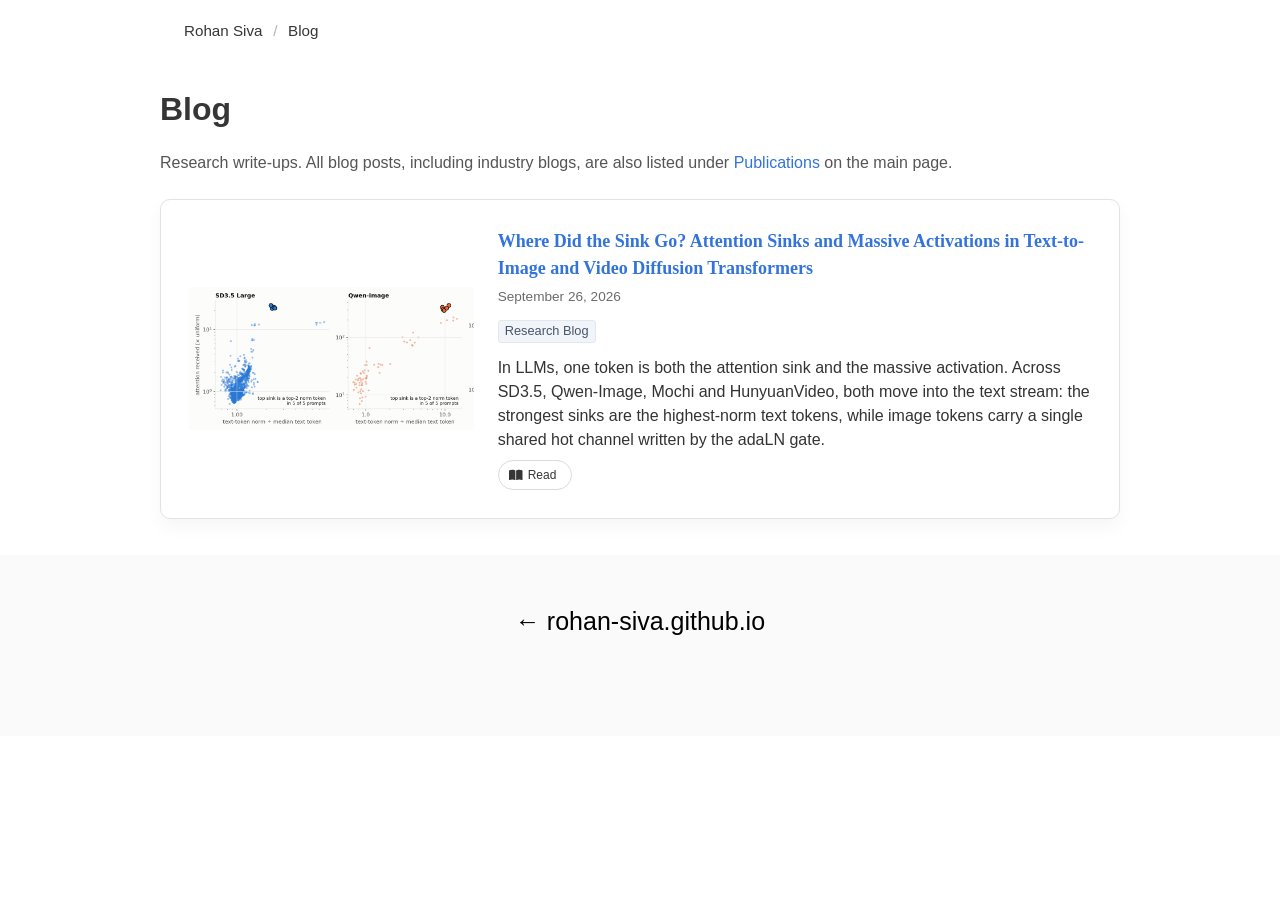
<file: blog/index.html>
<!DOCTYPE html>
<html lang="en-US">

<head>
  <meta content="text/html; charset=UTF-8" http-equiv="Content-Type">
  <meta content="width=device-width, initial-scale=1" name="viewport">
  <title>Blog – Rohan Siva</title>
  <link rel="icon" type="image/png" href="../static/images/icon.png" />
  <link rel="canonical" href="https://rohan-siva.github.io/blog/" />

  <!-- Google tag (gtag.js) -->
  <script async src="https://www.googletagmanager.com/gtag/js?id=G-C3ETG3ZXBL"></script>
  <script>
    window.dataLayer = window.dataLayer || [];
    function gtag() { dataLayer.push(arguments); }
    gtag('js', new Date());

    gtag('config', 'G-C3ETG3ZXBL');
  </script>

  <meta name="description" content="Research notes and write-ups by Rohan Siva.">
  <meta property="og:site_name" content="Rohan Siva">
  <meta property="og:title" content="Blog – Rohan Siva">
  <meta property="og:description" content="Research notes and write-ups by Rohan Siva.">
  <meta property="og:type" content="website" />

  <link href="https://fonts.googleapis.com/css?family=Google+Sans|Noto+Sans|Castoro" rel="stylesheet">
  <link href="../static/css/fontawesome.all.min.css" rel="stylesheet">
  <link href="../static/css/bulma.min.css" rel="stylesheet">
  <link href="../static/css/index.css" rel="stylesheet">
  <link href="../static/css/blog.css" rel="stylesheet">
  <script defer src="../static/js/fontawesome.all.min.js"></script>
</head>

<body>

  <nav class="blog-nav container is-max-desktop">
    <a href="../">Rohan Siva</a>
    <span class="blog-nav-sep">/</span>
    <a href="./">Blog</a>
  </nav>

  <section class="section">
    <div class="container is-max-desktop">

      <h1 class="title is-3">Blog</h1>
      <p class="blog-list-intro">Research write-ups. All blog posts, including industry blogs, are also listed under
        <a href="../#where-did-the-sink-go">Publications</a> on the main page.</p>

      <div class="publication-block columns is-vcentered">
        <div class="column is-4">
          <div class="publication-inner-div">
            <a href="where-did-the-sink-go/">
              <img src="where-did-the-sink-go/images/teaser.png" class="publication-teaser"
                alt="Attention received vs text-token norm in four diffusion transformers">
            </a>
          </div>
        </div>
        <div class="column">
          <div class="publication-title">
            <a href="where-did-the-sink-go/">Where Did the Sink Go? Attention Sinks and Massive Activations in
              Text-to-Image and Video Diffusion Transformers</a>
          </div>
          <p class="blog-card-meta">September 26, 2026</p>
          <div class="publication-venue">Research Blog</div>
          <div class="publication-description">
            In LLMs, one token is both the attention sink and the massive activation. Across SD3.5, Qwen-Image,
            Mochi and HunyuanVideo, both move into the text stream: the strongest sinks are the highest-norm text
            tokens, while image tokens carry a single shared hot channel written by the adaLN gate.
          </div>
          <div class="publication-links">
            <a class="external-link button is-small is-rounded" href="where-did-the-sink-go/">
              <span class="icon is-small"><i class="fas fa-book-open"></i></span>
              <span>Read</span>
            </a>
          </div>
        </div>
      </div>

    </div>
  </section>

  <footer class="footer">
    <div class="container">
      <div class="content has-text-centered">
        <a href="../">&larr; rohan-siva.github.io</a>
      </div>
    </div>
  </footer>

</body>

</html>
</file>
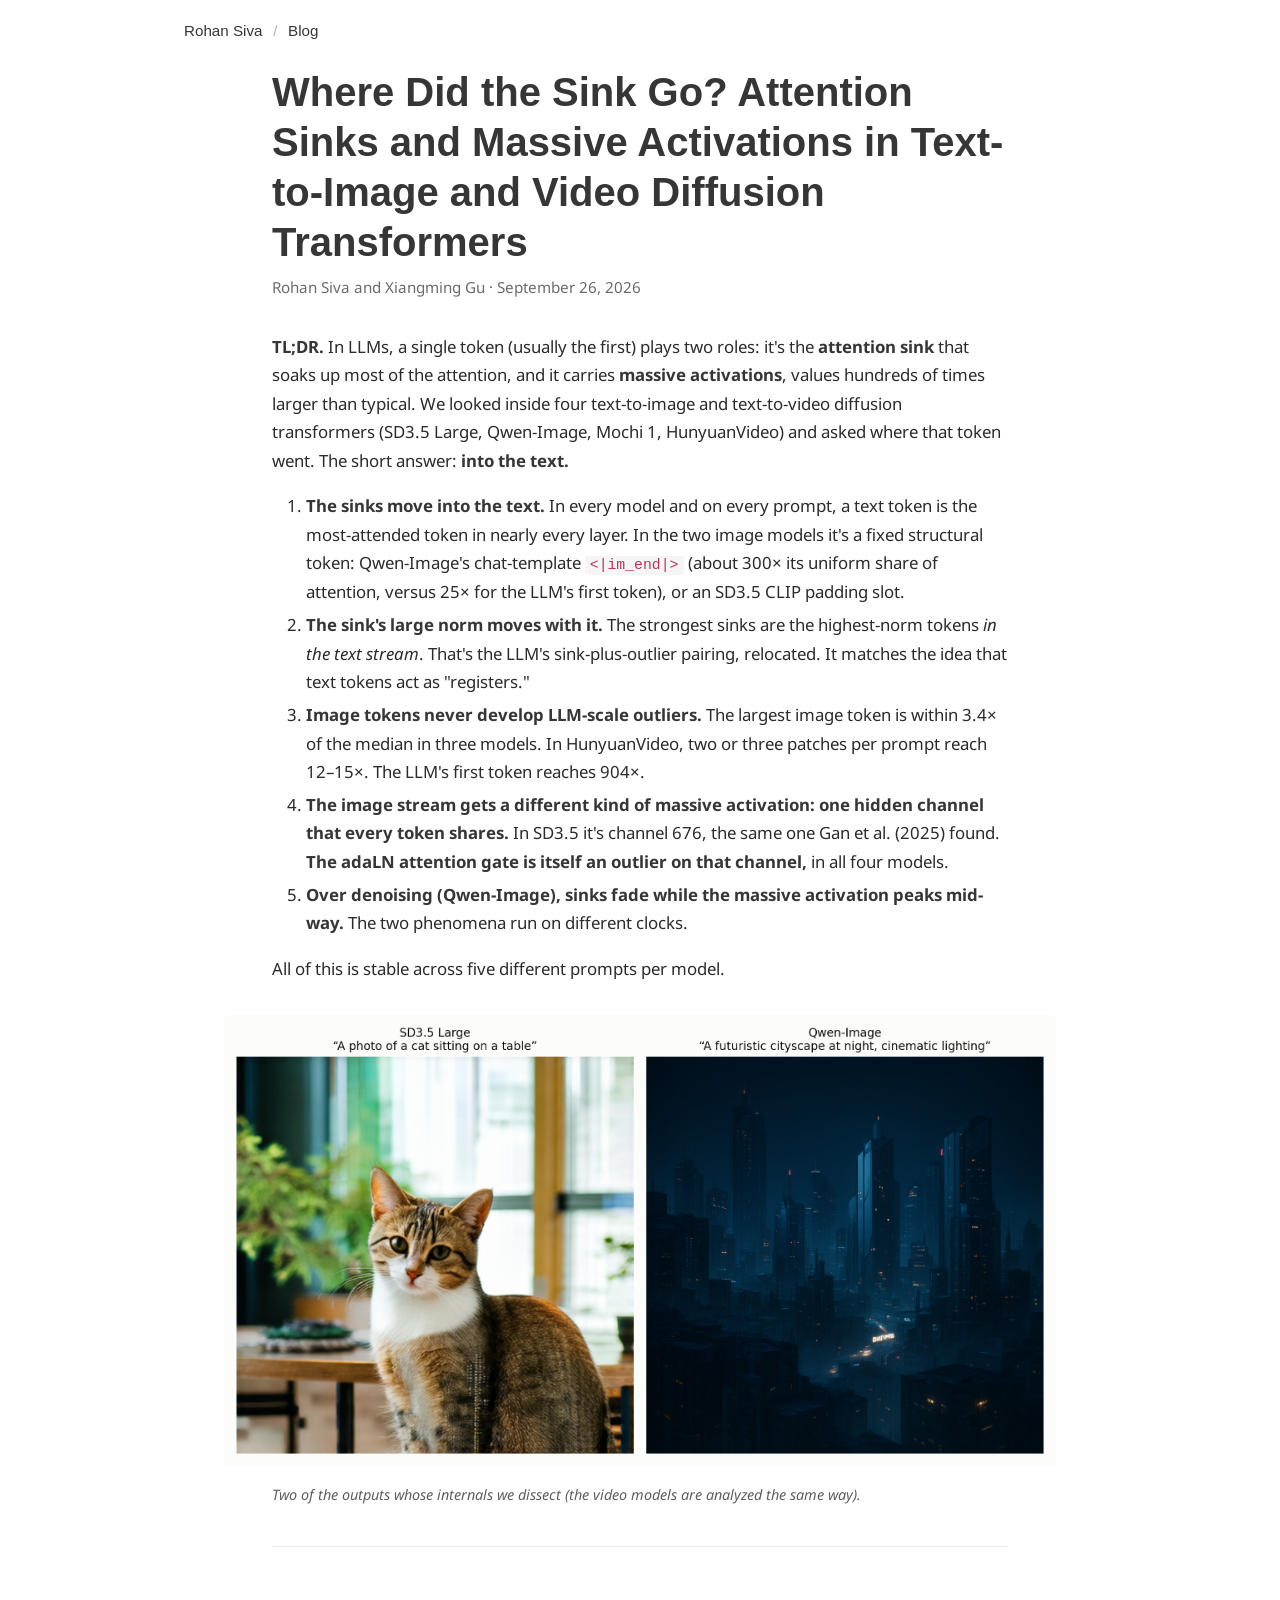
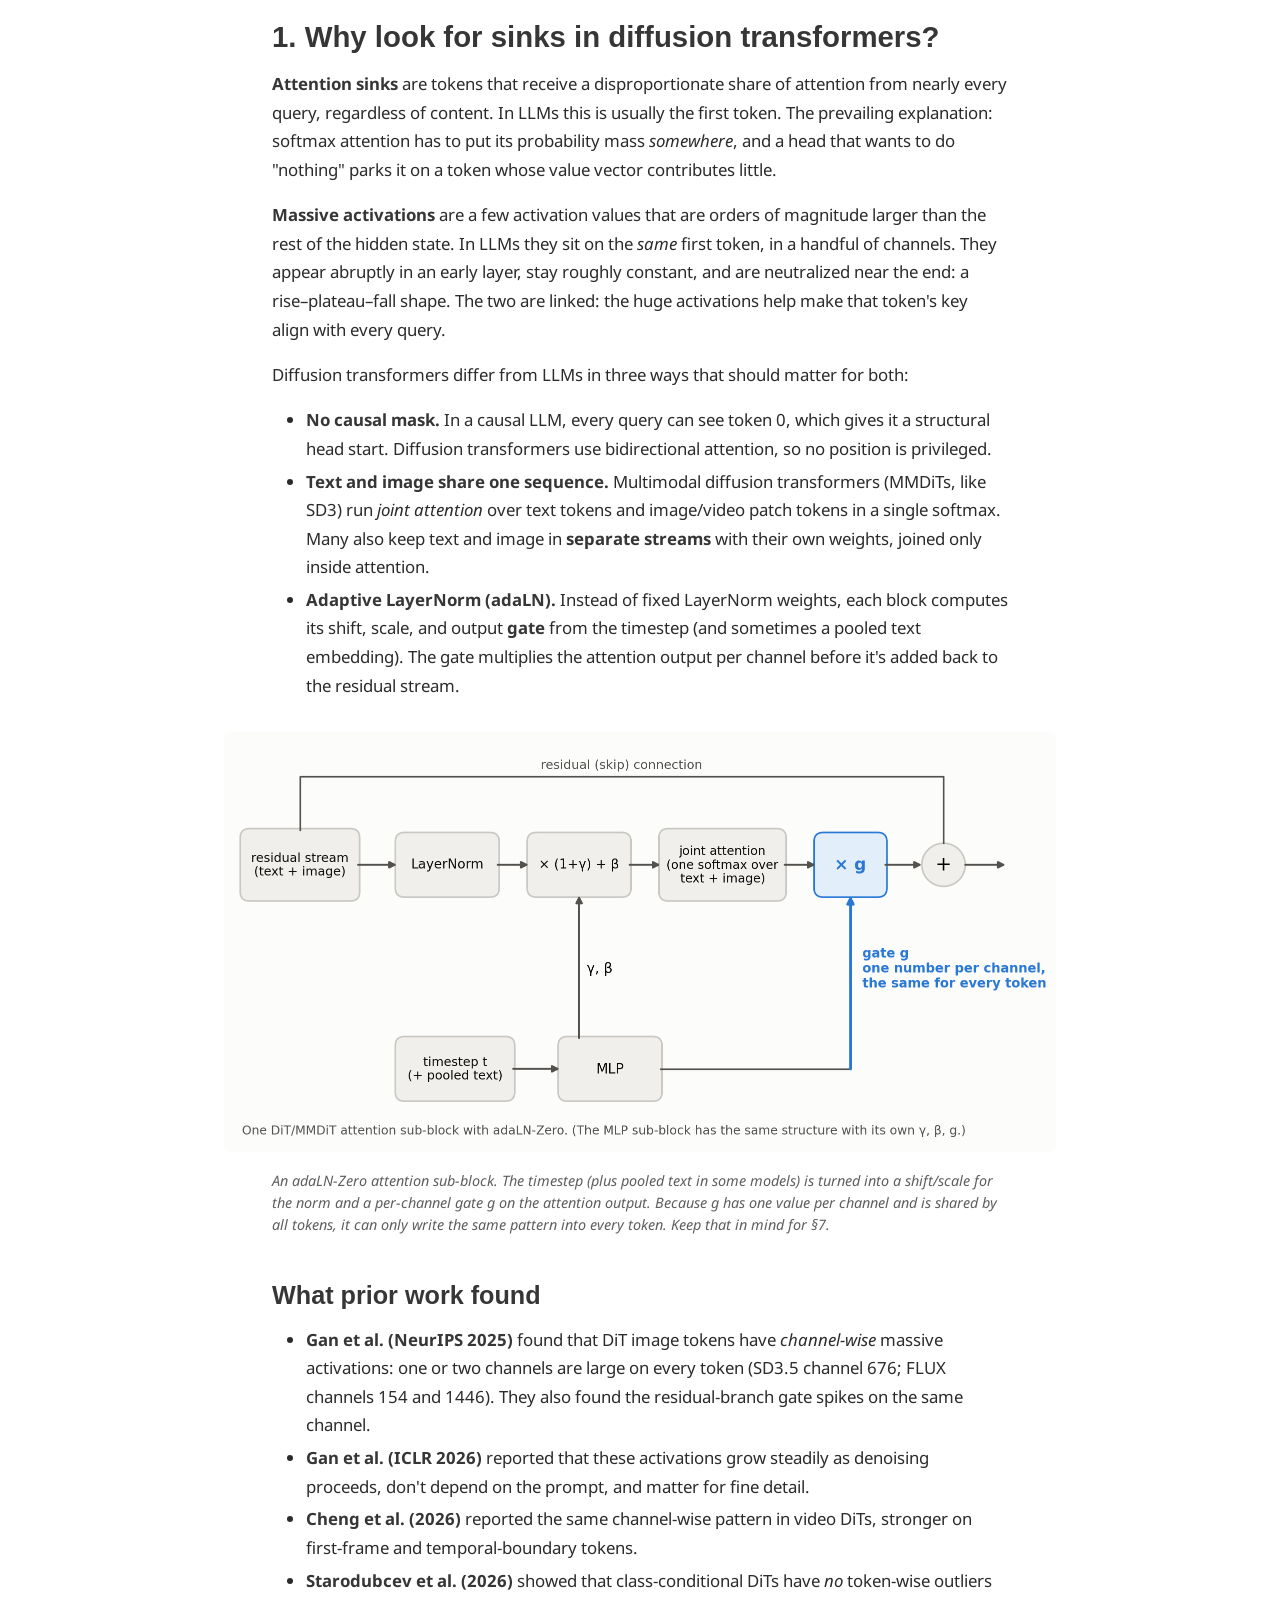
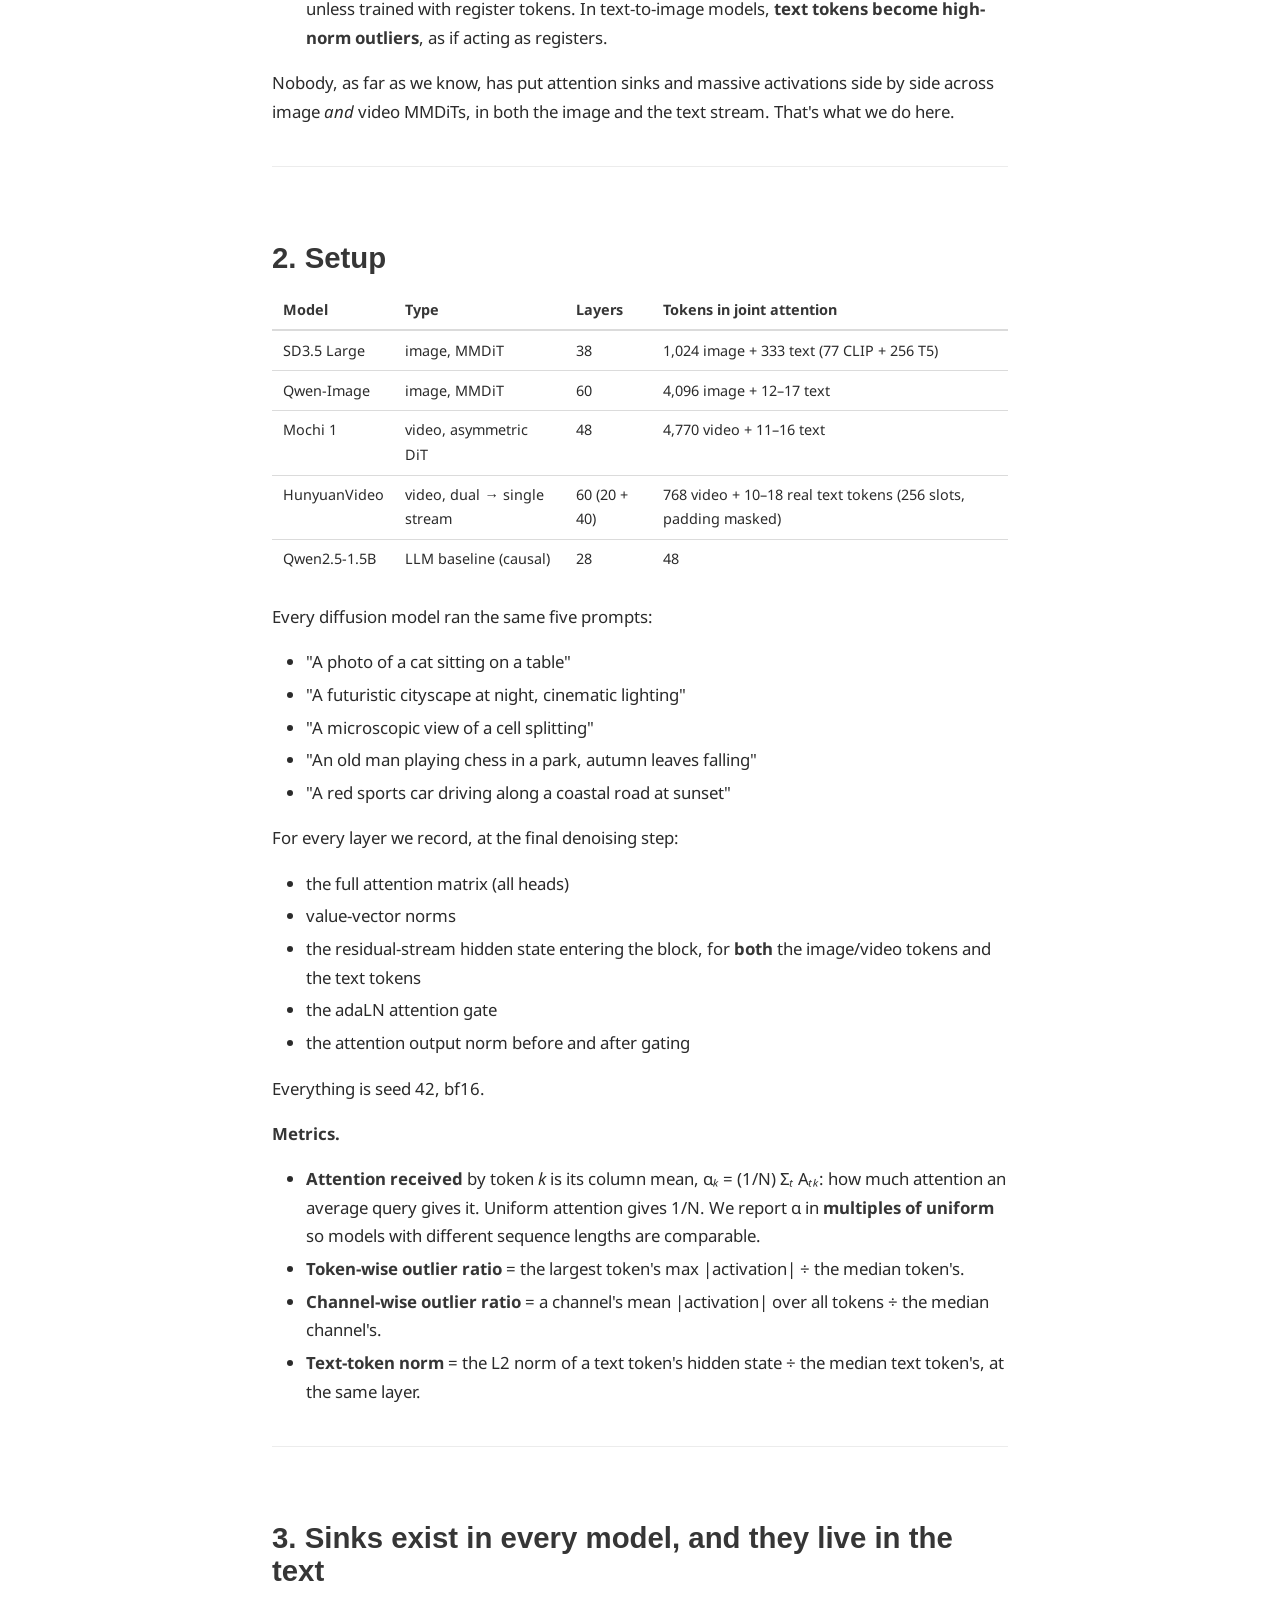
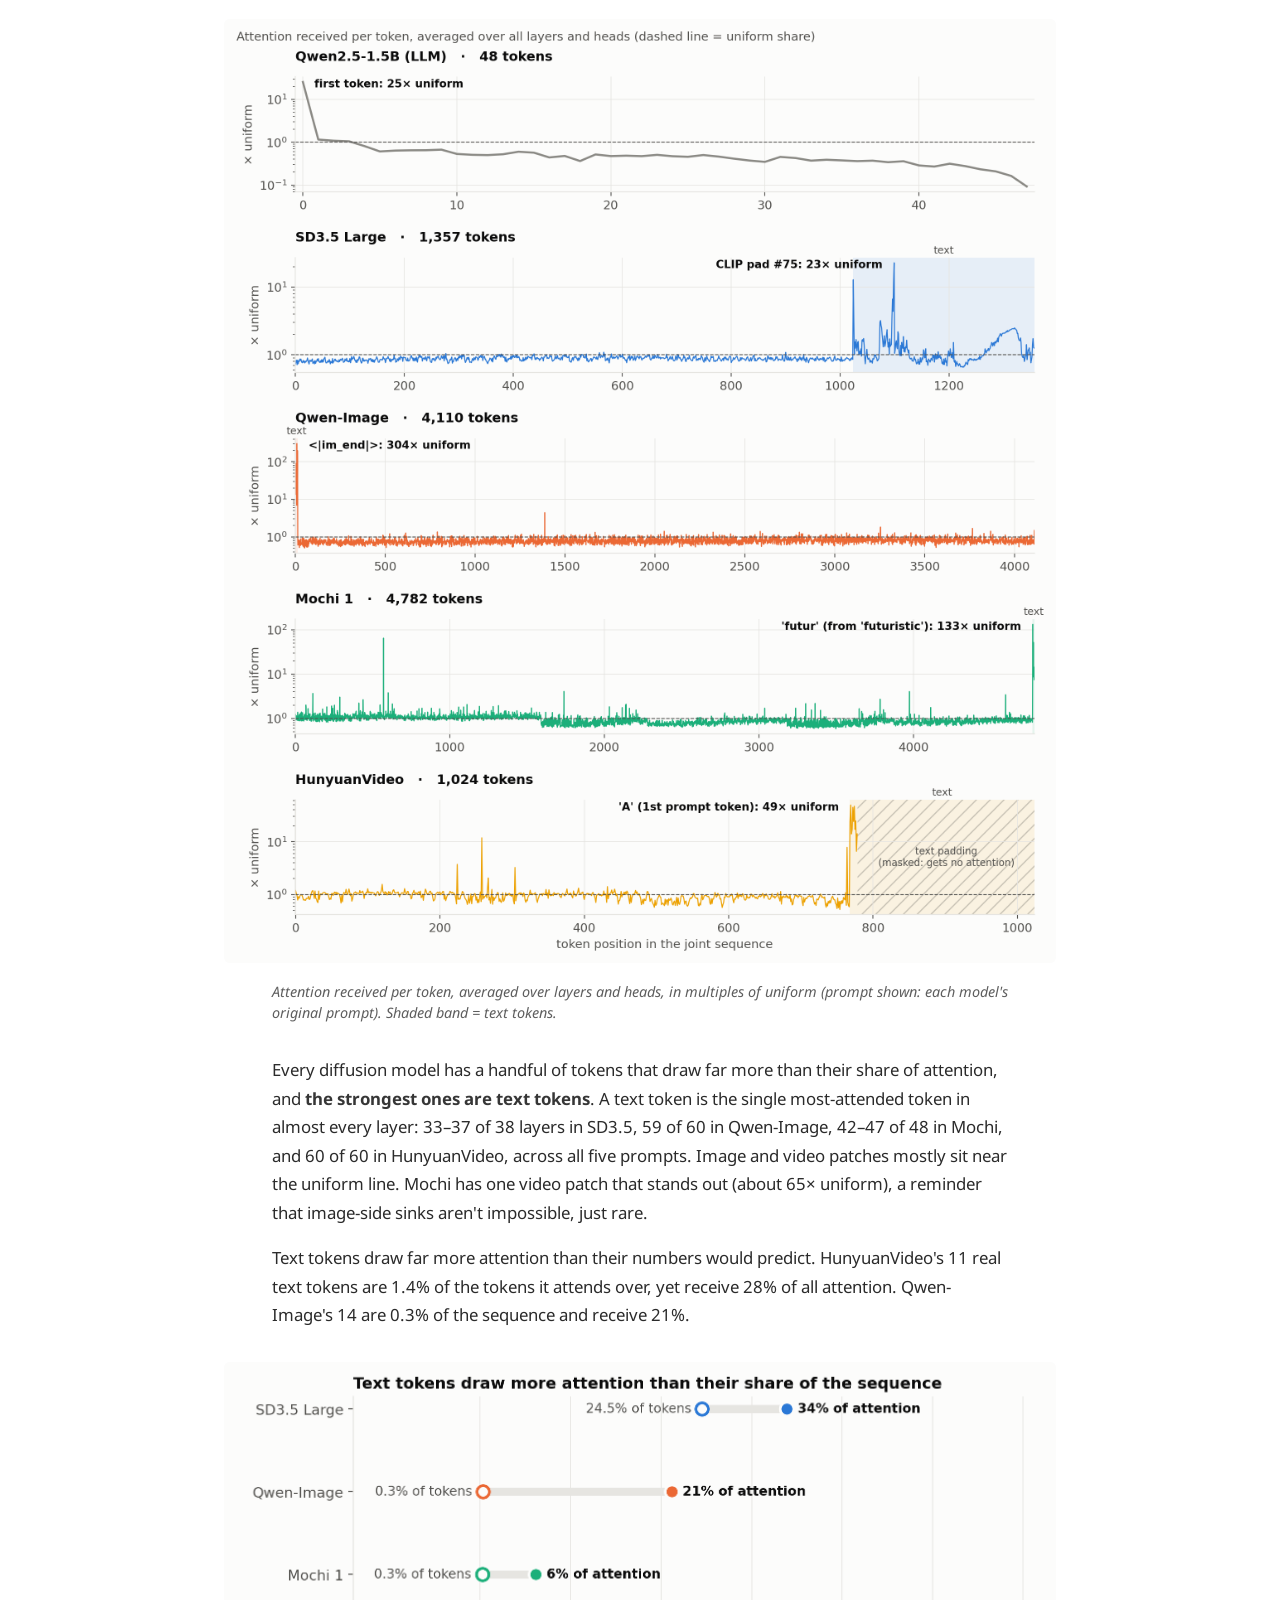
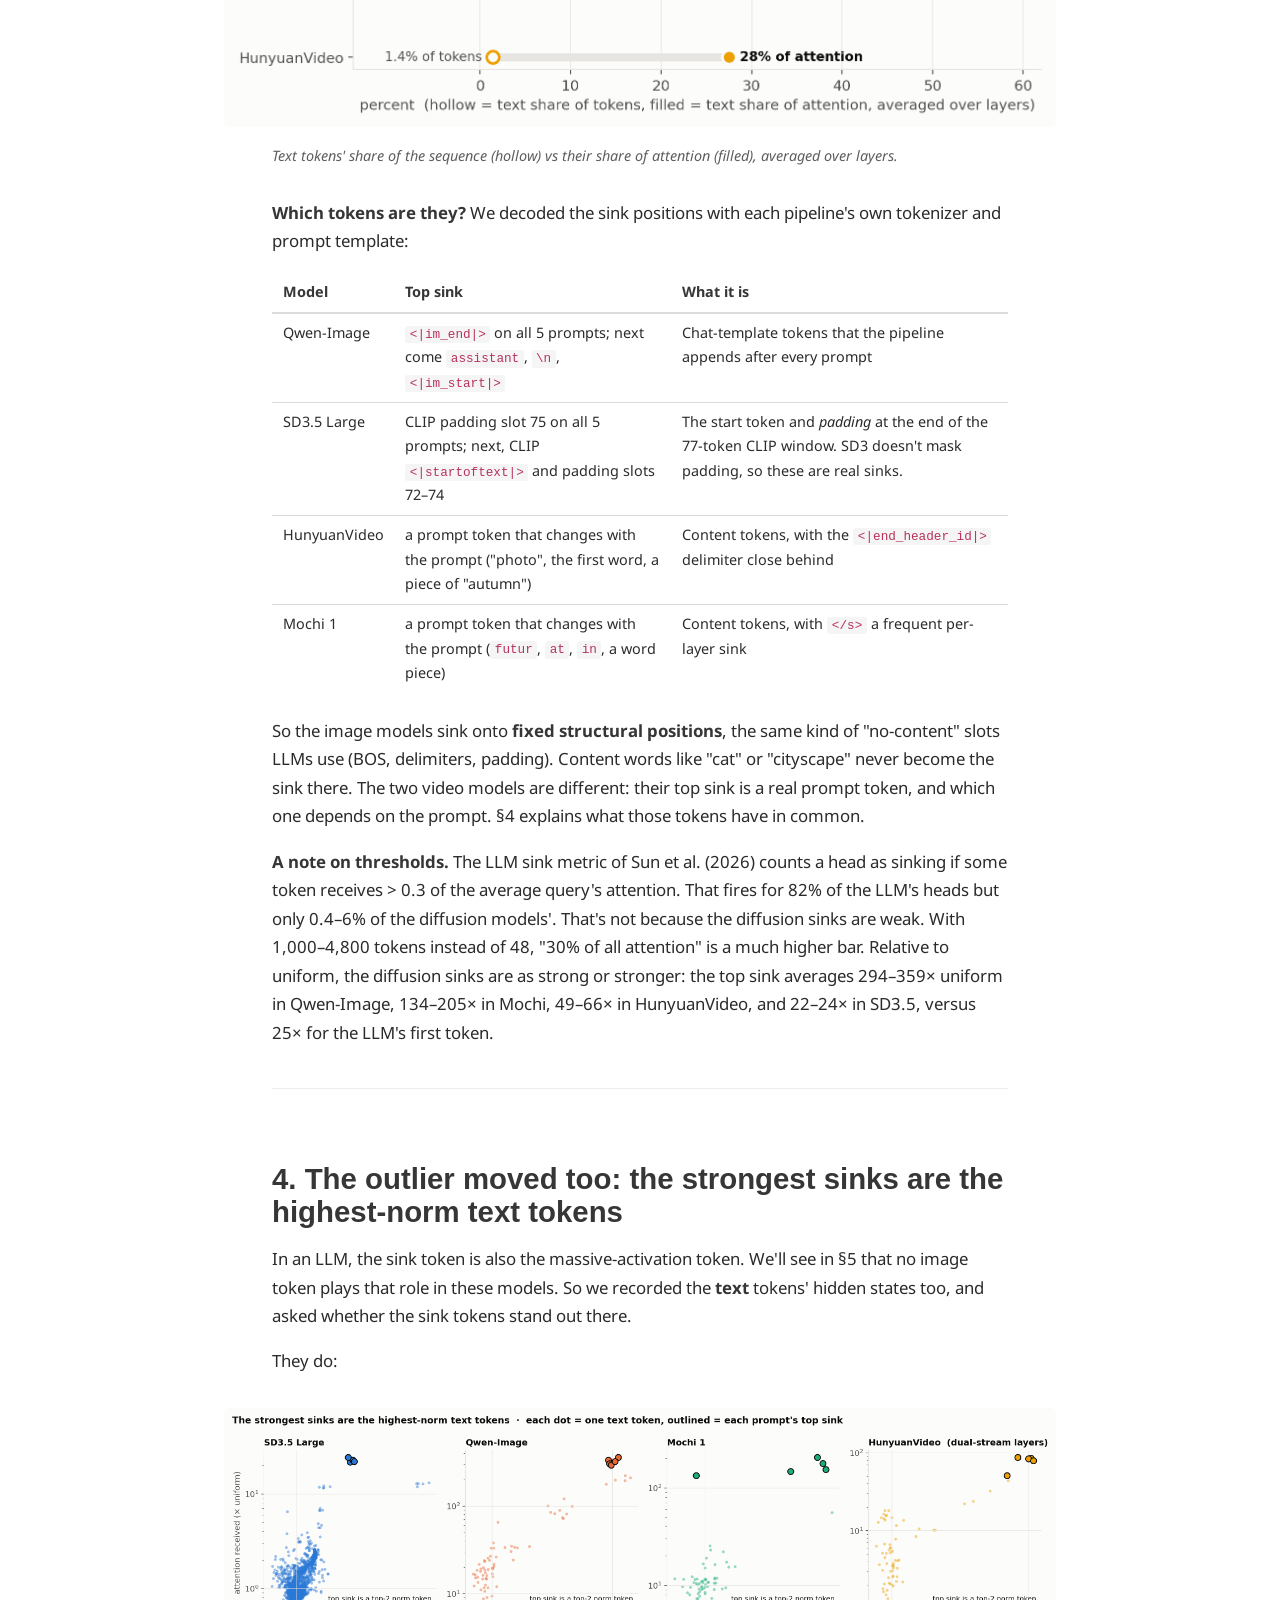
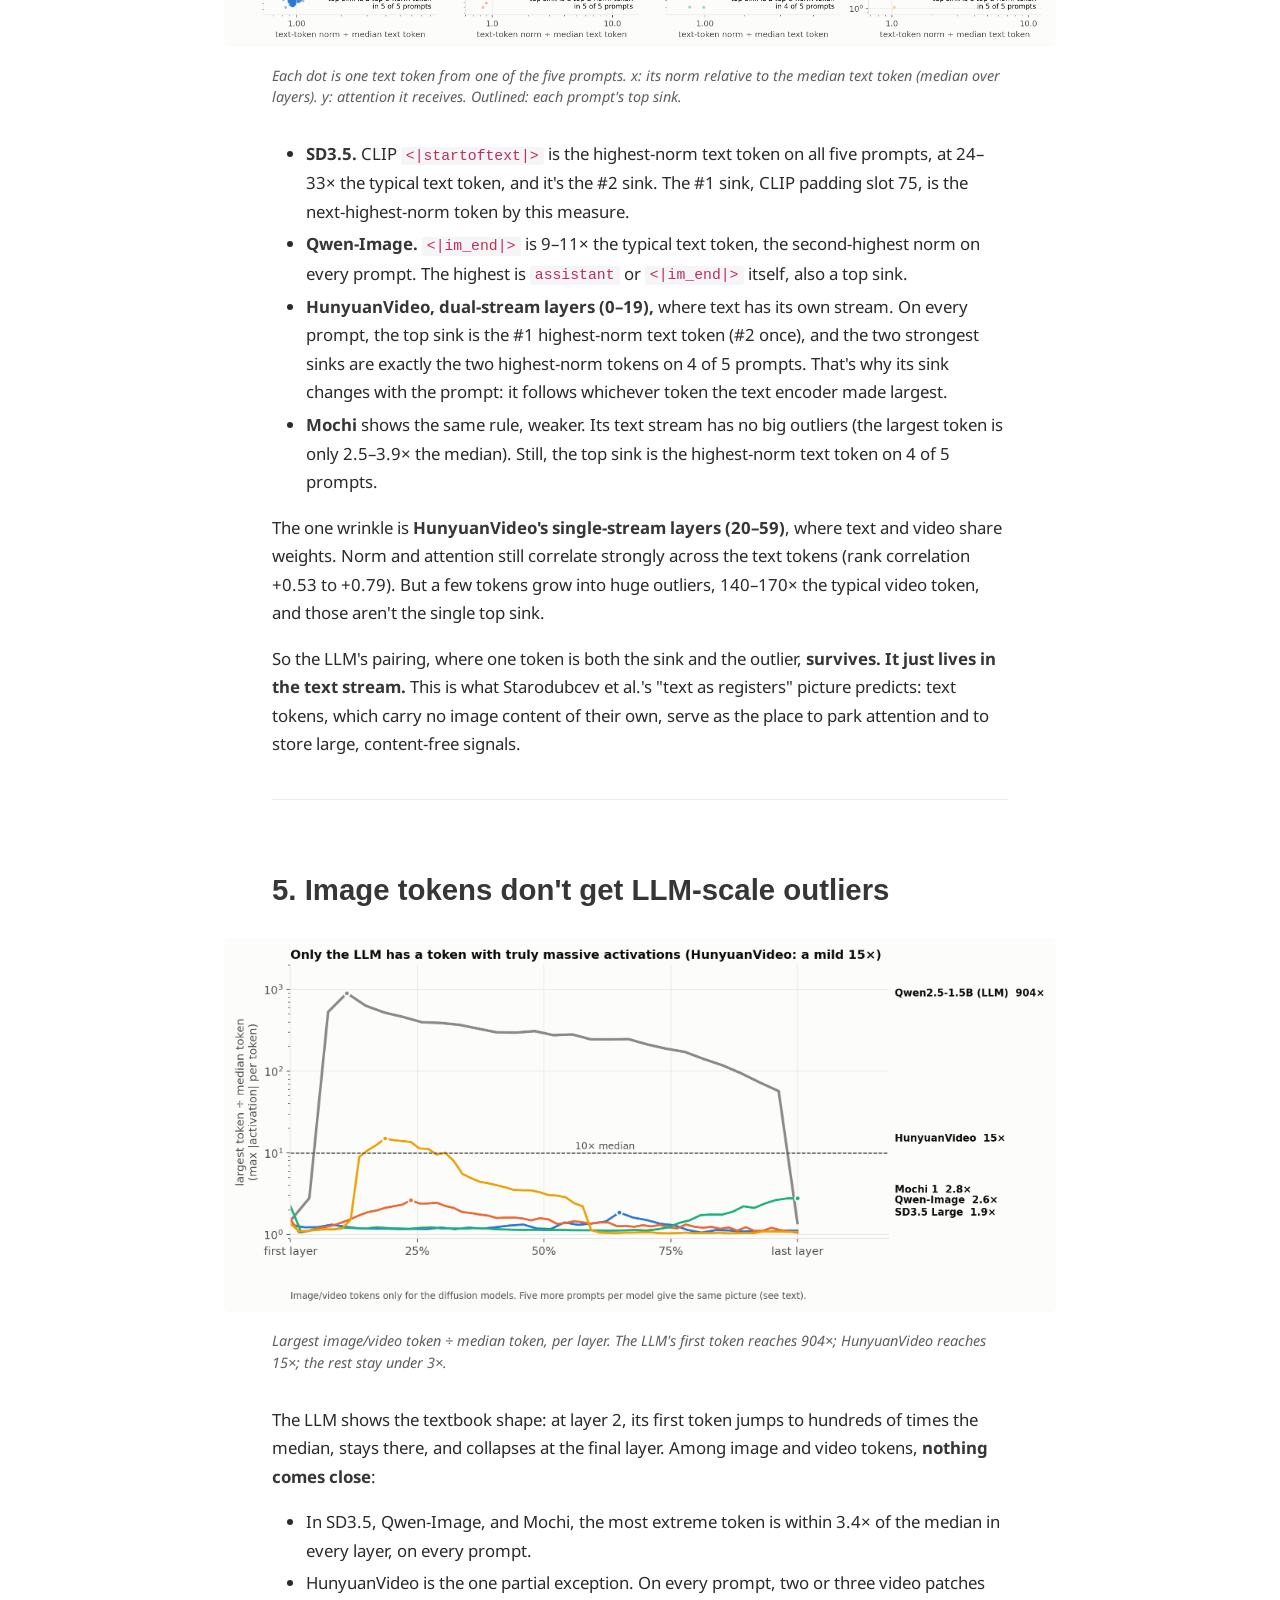
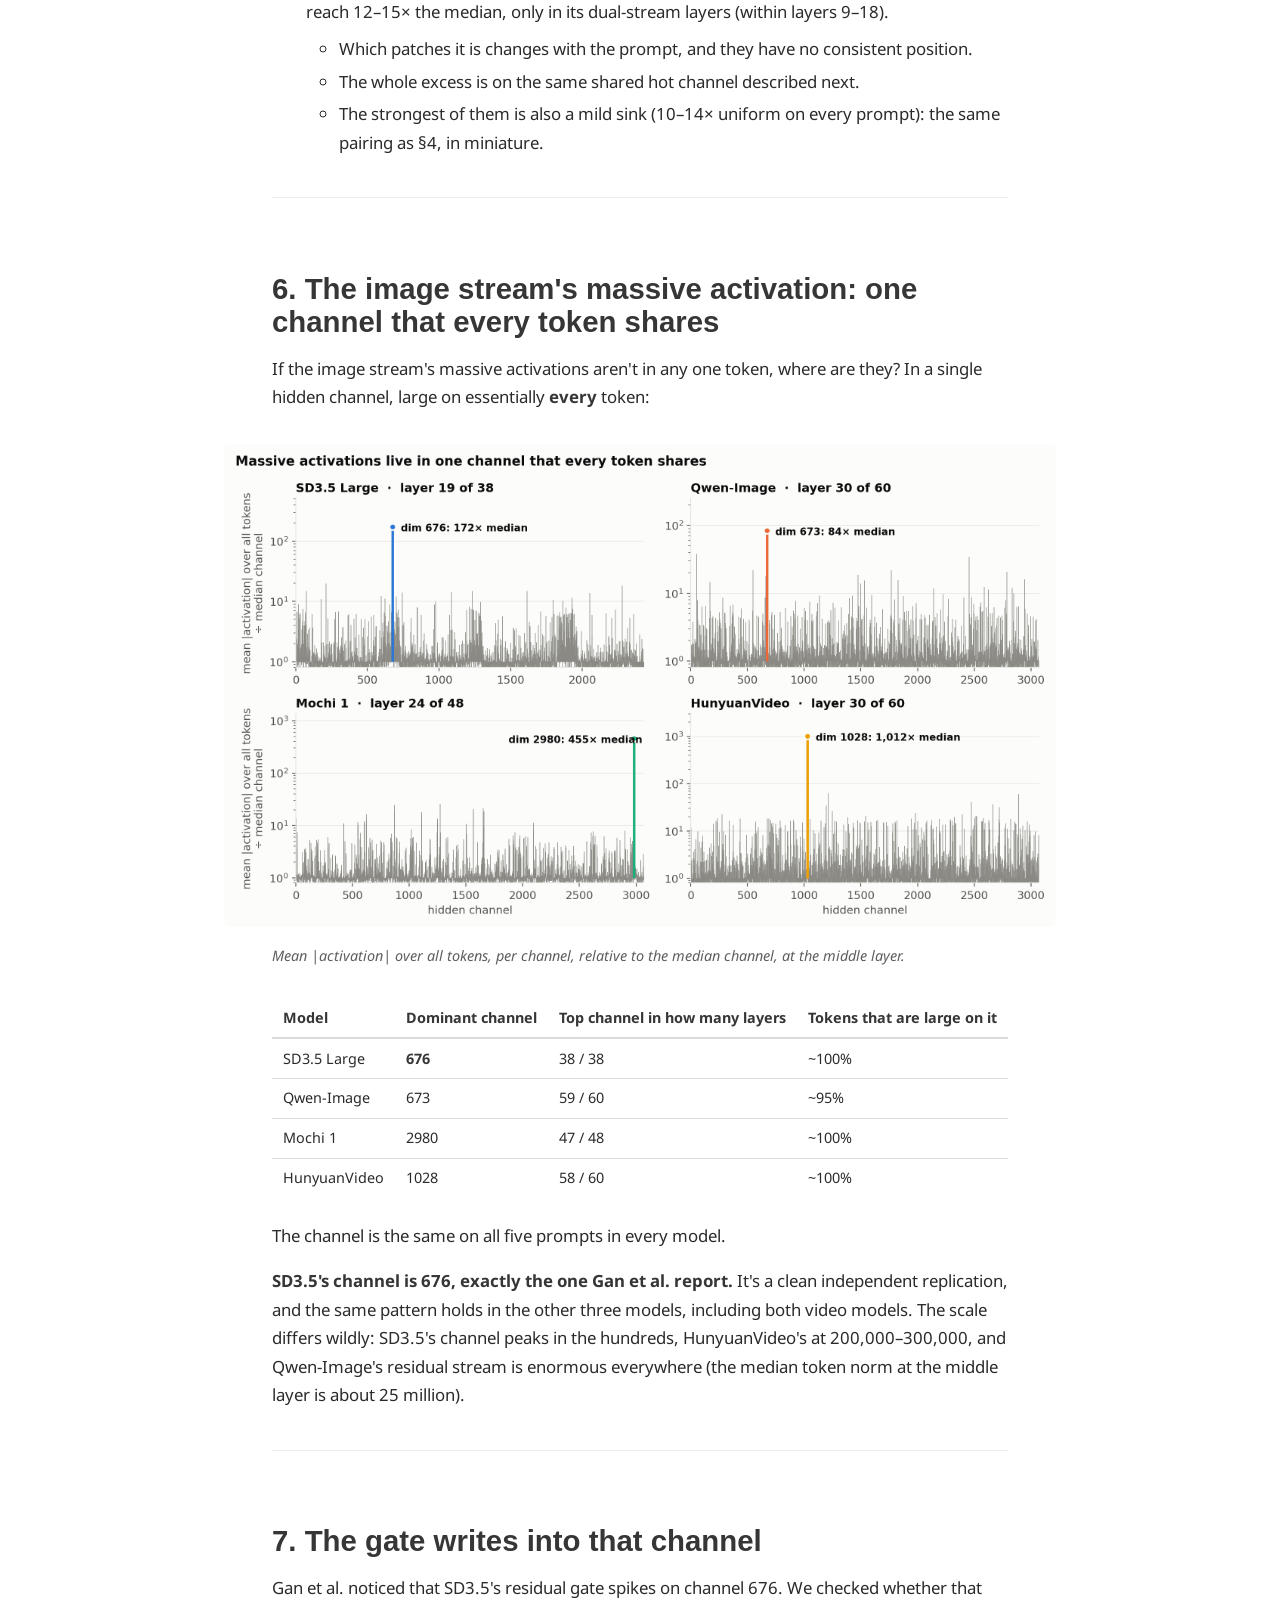
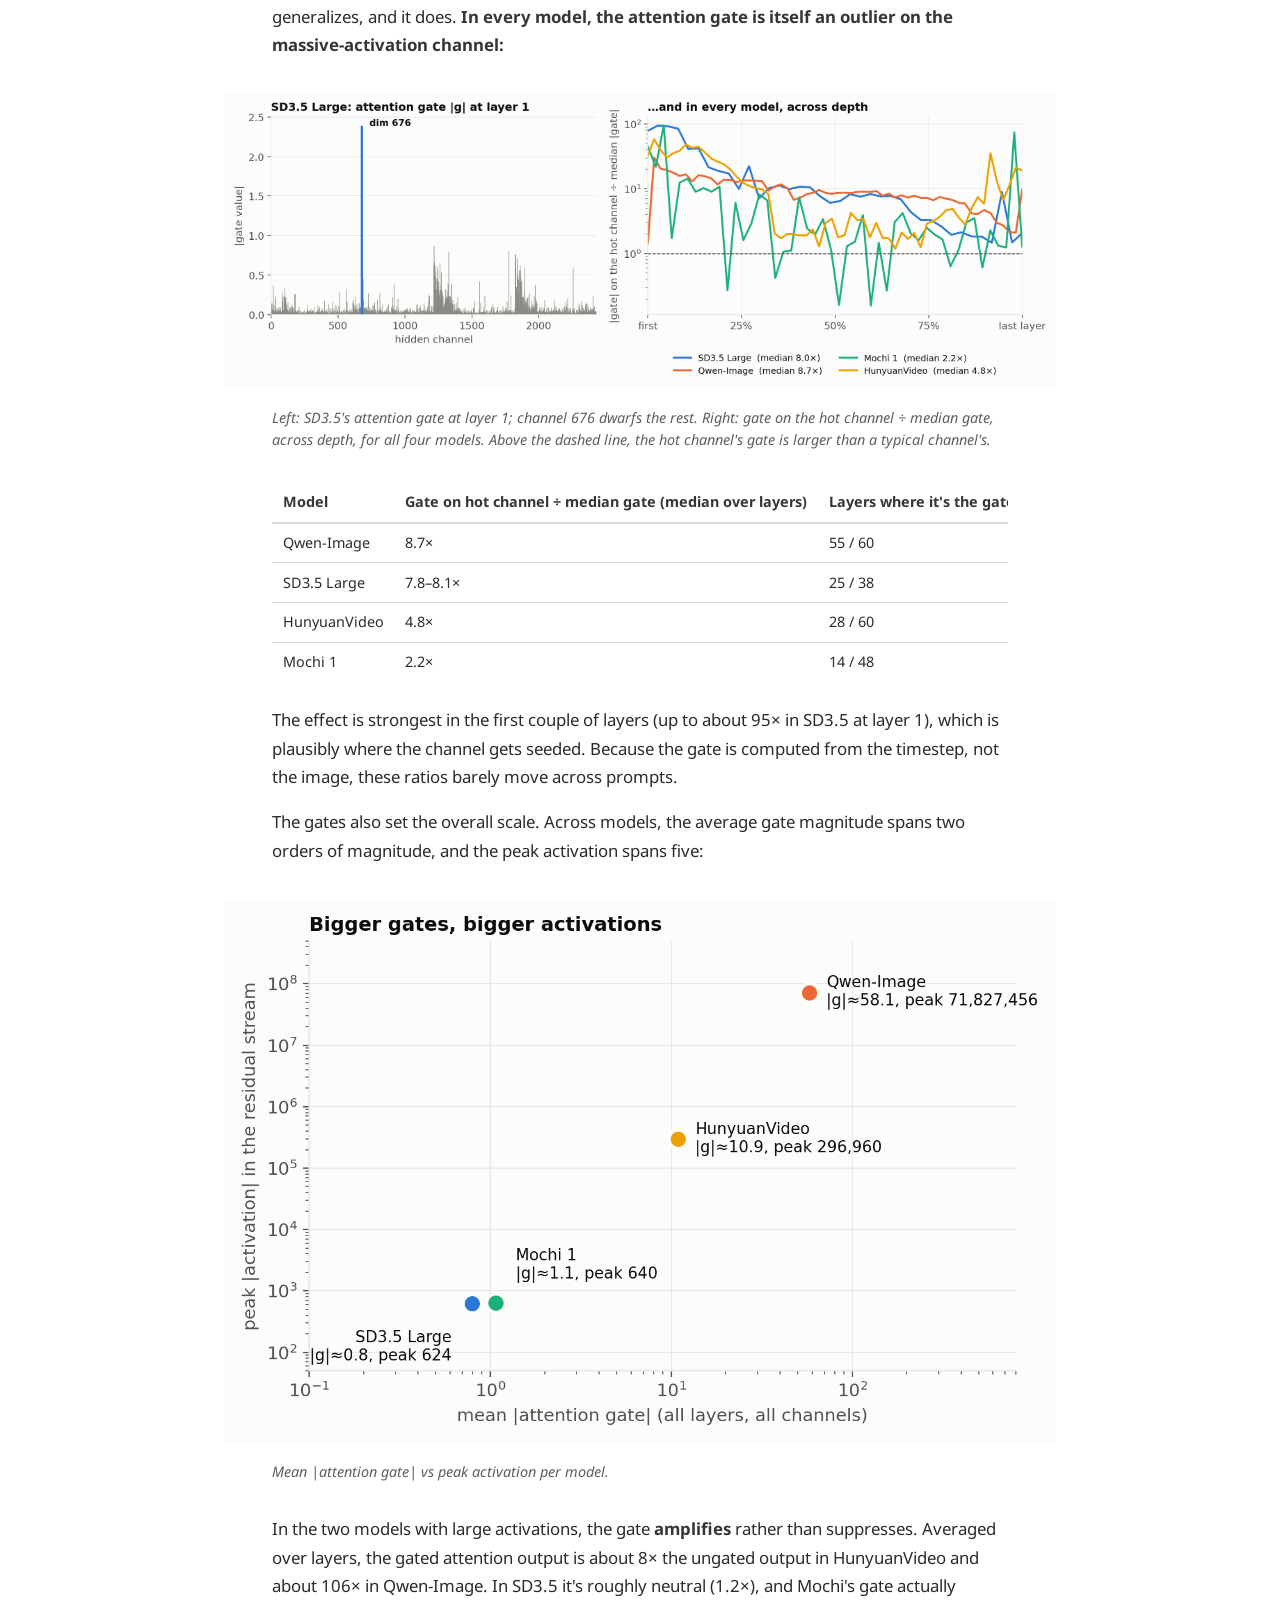
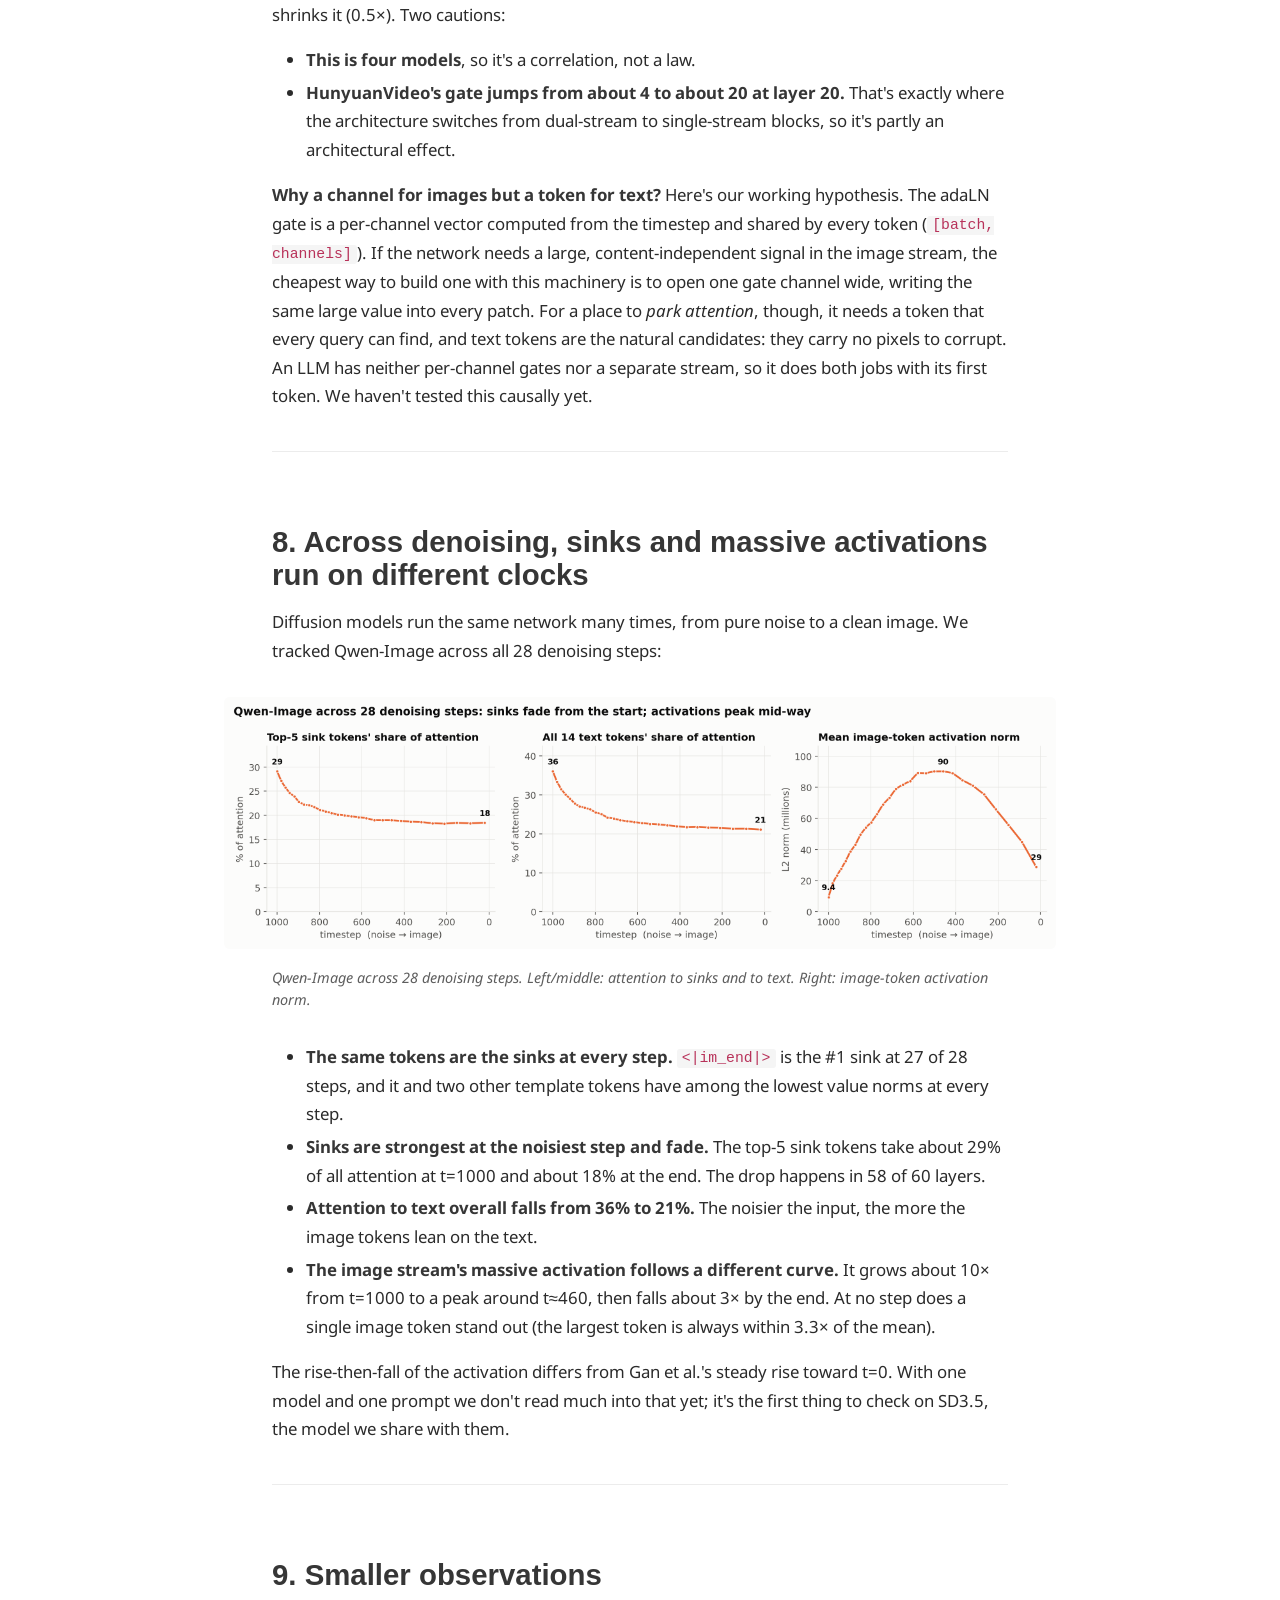
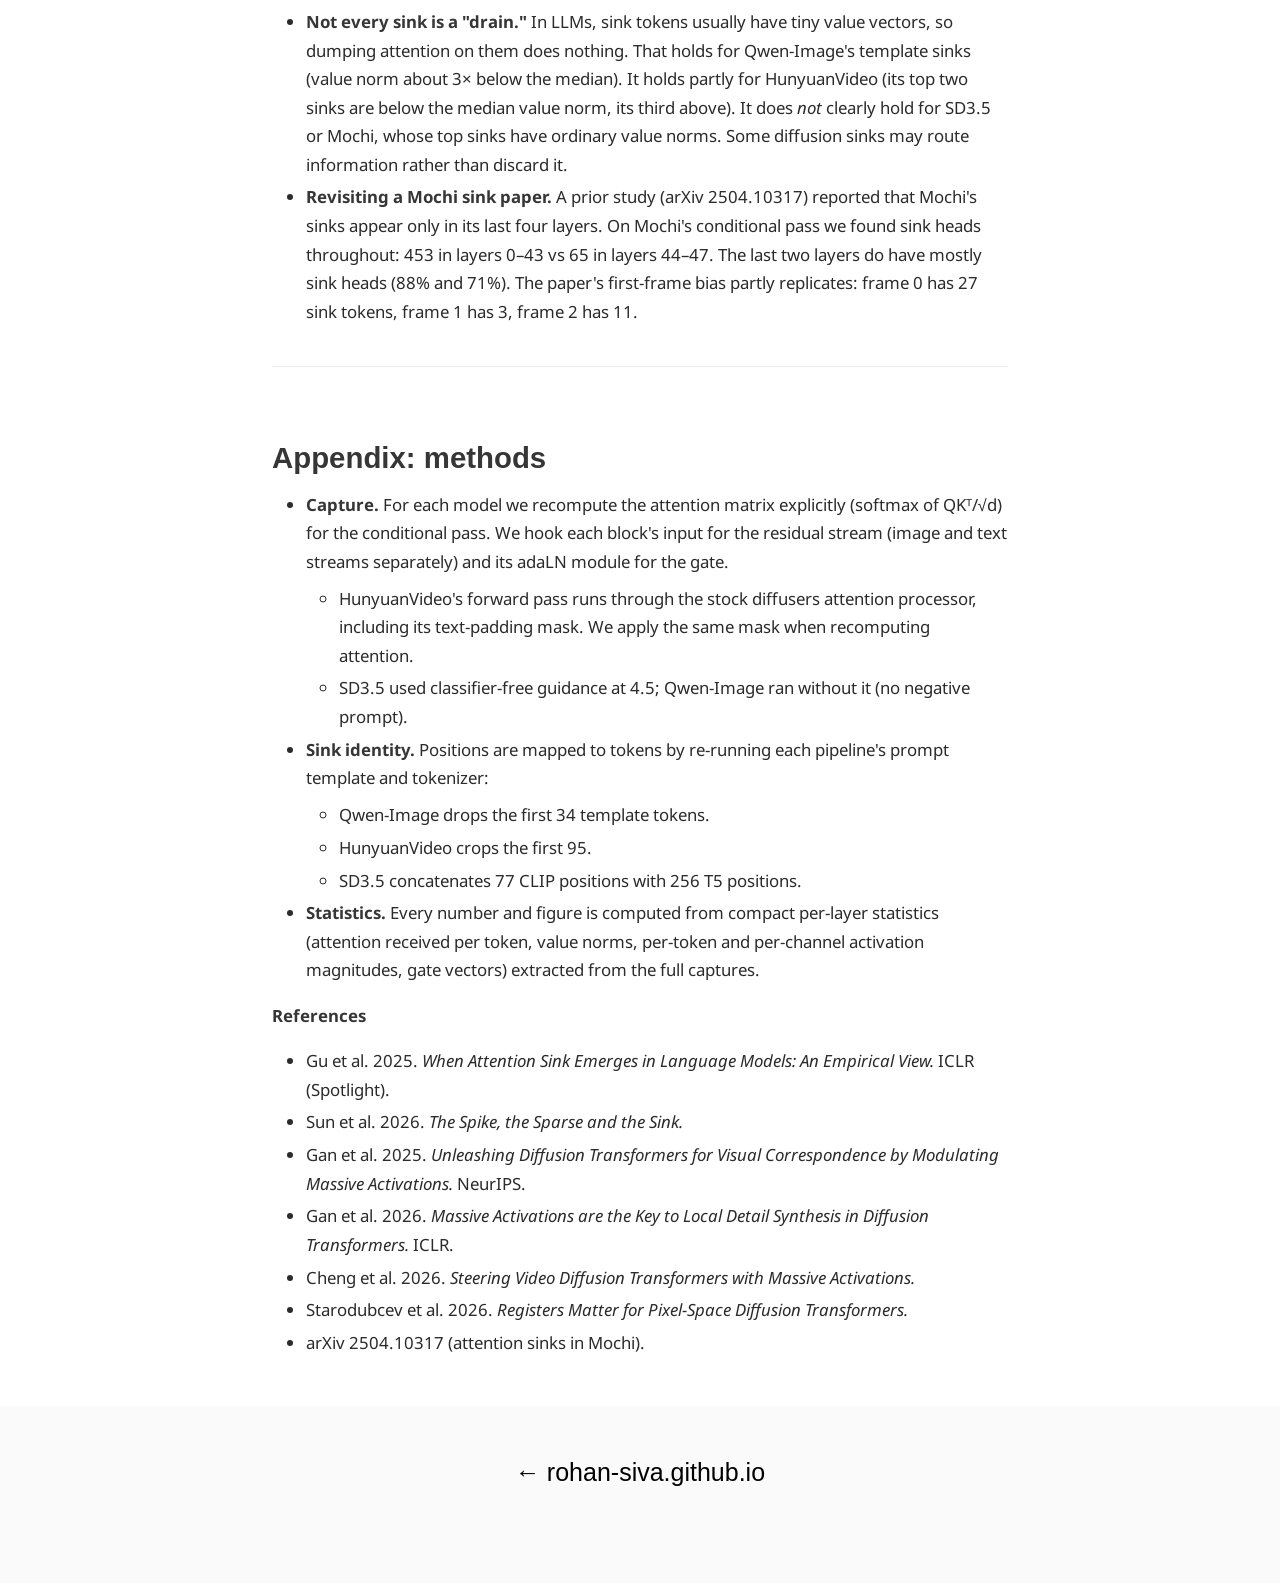
<file: blog/where-did-the-sink-go/index.html>
<!DOCTYPE html>
<html lang="en-US">

<head>
  <meta content="text/html; charset=UTF-8" http-equiv="Content-Type">
  <meta content="width=device-width, initial-scale=1" name="viewport">
  <title>Where Did the Sink Go? Attention Sinks and Massive Activations in Text-to-Image and Video Diffusion Transformers – Rohan Siva</title>
  <link rel="icon" type="image/png" href="../../static/images/icon.png" />
  <link rel="canonical" href="https://rohan-siva.github.io/blog/where-did-the-sink-go/" />

  <!-- Google tag (gtag.js) -->
  <script async src="https://www.googletagmanager.com/gtag/js?id=G-C3ETG3ZXBL"></script>
  <script>
    window.dataLayer = window.dataLayer || [];
    function gtag() { dataLayer.push(arguments); }
    gtag('js', new Date());

    gtag('config', 'G-C3ETG3ZXBL');
  </script>

  <meta name="description" content="In LLMs one token is both the attention sink and the massive activation. In text-to-image and video diffusion transformers, both move into the text stream, while image tokens carry a single shared hot channel written by the adaLN gate.">
  <meta property="og:site_name" content="Rohan Siva">
  <meta property="og:title" content="Where Did the Sink Go? Attention Sinks and Massive Activations in Text-to-Image and Video Diffusion Transformers">
  <meta property="og:description" content="In LLMs one token is both the attention sink and the massive activation. In text-to-image and video diffusion transformers, both move into the text stream, while image tokens carry a single shared hot channel written by the adaLN gate.">
  <meta property="og:type" content="article" />
  <meta property="og:image" content="https://rohan-siva.github.io/blog/where-did-the-sink-go/images/fig8_sink_vs_text_norm.png">

  <link href="https://fonts.googleapis.com/css?family=Google+Sans|Noto+Sans|Castoro" rel="stylesheet">
  <link href="../../static/css/fontawesome.all.min.css" rel="stylesheet">
  <link href="../../static/css/bulma.min.css" rel="stylesheet">
  <link href="../../static/css/index.css" rel="stylesheet">
  <link href="../../static/css/blog.css" rel="stylesheet">
  <script defer src="../../static/js/fontawesome.all.min.js"></script>
</head>

<body>

  <nav class="blog-nav container is-max-desktop">
    <a href="../../">Rohan Siva</a>
    <span class="blog-nav-sep">/</span>
    <a href="../">Blog</a>
  </nav>

  <section class="section blog-post">
    <div class="container is-max-desktop">
      <article class="content">
        <h1 class="title is-2 blog-title">Where Did the Sink Go? Attention Sinks and Massive Activations in Text-to-Image and Video Diffusion Transformers</h1>
        <p class="blog-byline">Rohan Siva and Xiangming Gu &middot; September 26, 2026</p>
        <p><strong>TL;DR.</strong> In LLMs, a single token (usually the first) plays two roles: it's the <strong>attention sink</strong> that soaks up most of the attention, and it carries <strong>massive activations</strong>, values hundreds of times larger than typical. We looked inside four text-to-image and text-to-video diffusion transformers (SD3.5 Large, Qwen-Image, Mochi 1, HunyuanVideo) and asked where that token went. The short answer: <strong>into the text.</strong></p>
        <ol>
        <li><strong>The sinks move into the text.</strong> In every model and on every prompt, a text token is the most-attended token in nearly every layer. In the two image models it's a fixed structural token: Qwen-Image's chat-template <code>&lt;|im_end|&gt;</code> (about 300× its uniform share of attention, versus 25× for the LLM's first token), or an SD3.5 CLIP padding slot.</li>
        <li><strong>The sink's large norm moves with it.</strong> The strongest sinks are the highest-norm tokens <em>in the text stream</em>. That's the LLM's sink-plus-outlier pairing, relocated. It matches the idea that text tokens act as "registers."</li>
        <li><strong>Image tokens never develop LLM-scale outliers.</strong> The largest image token is within 3.4× of the median in three models. In HunyuanVideo, two or three patches per prompt reach 12–15×. The LLM's first token reaches 904×.</li>
        <li><strong>The image stream gets a different kind of massive activation: one hidden channel that every token shares.</strong> In SD3.5 it's channel 676, the same one Gan et al. (2025) found. <strong>The adaLN attention gate is itself an outlier on that channel,</strong> in all four models.</li>
        <li><strong>Over denoising (Qwen-Image), sinks fade while the massive activation peaks mid-way.</strong> The two phenomena run on different clocks.</li>
        </ol>
        <p>All of this is stable across five different prompts per model.</p>
        <figure class="blog-figure"><img src="images/fig0_generated_images.png" alt="Two of the outputs whose internals we dissect (the video models are analyzed the same way)." loading="lazy"><figcaption>Two of the outputs whose internals we dissect (the video models are analyzed the same way).</figcaption></figure>
        <hr />
        <h2 id="1-why-look-for-sinks-in-diffusion-transformers">1. Why look for sinks in diffusion transformers?</h2>
        <p><strong>Attention sinks</strong> are tokens that receive a disproportionate share of attention from nearly every query, regardless of content. In LLMs this is usually the first token. The prevailing explanation: softmax attention has to put its probability mass <em>somewhere</em>, and a head that wants to do "nothing" parks it on a token whose value vector contributes little.</p>
        <p><strong>Massive activations</strong> are a few activation values that are orders of magnitude larger than the rest of the hidden state. In LLMs they sit on the <em>same</em> first token, in a handful of channels. They appear abruptly in an early layer, stay roughly constant, and are neutralized near the end: a rise–plateau–fall shape. The two are linked: the huge activations help make that token's key align with every query.</p>
        <p>Diffusion transformers differ from LLMs in three ways that should matter for both:</p>
        <ul>
        <li><strong>No causal mask.</strong> In a causal LLM, every query can see token 0, which gives it a structural head start. Diffusion transformers use bidirectional attention, so no position is privileged.</li>
        <li><strong>Text and image share one sequence.</strong> Multimodal diffusion transformers (MMDiTs, like SD3) run <em>joint attention</em> over text tokens and image/video patch tokens in a single softmax. Many also keep text and image in <strong>separate streams</strong> with their own weights, joined only inside attention.</li>
        <li><strong>Adaptive LayerNorm (adaLN).</strong> Instead of fixed LayerNorm weights, each block computes its shift, scale, and output <strong>gate</strong> from the timestep (and sometimes a pooled text embedding). The gate multiplies the attention output per channel before it's added back to the residual stream.</li>
        </ul>
        <figure class="blog-figure"><img src="images/fig_adaln_block.png" alt="An adaLN-Zero attention sub-block. The timestep (plus pooled text in some models) is turned into a shift/scale for the norm and a per-channel gate g on the attention output. Because g has one value per channel and is shared by all tokens, it can only write the same pattern into every token. Keep that in mind for §7." loading="lazy"><figcaption>An adaLN-Zero attention sub-block. The timestep (plus pooled text in some models) is turned into a shift/scale for the norm and a per-channel gate g on the attention output. Because g has one value per channel and is shared by all tokens, it can only write the same pattern into every token. Keep that in mind for §7.</figcaption></figure>
        <h3>What prior work found</h3>
        <ul>
        <li><strong>Gan et al. (NeurIPS 2025)</strong> found that DiT image tokens have <em>channel-wise</em> massive activations: one or two channels are large on every token (SD3.5 channel 676; FLUX channels 154 and 1446). They also found the residual-branch gate spikes on the same channel.</li>
        <li><strong>Gan et al. (ICLR 2026)</strong> reported that these activations grow steadily as denoising proceeds, don't depend on the prompt, and matter for fine detail.</li>
        <li><strong>Cheng et al. (2026)</strong> reported the same channel-wise pattern in video DiTs, stronger on first-frame and temporal-boundary tokens.</li>
        <li><strong>Starodubcev et al. (2026)</strong> showed that class-conditional DiTs have <em>no</em> token-wise outliers unless trained with register tokens. In text-to-image models, <strong>text tokens become high-norm outliers</strong>, as if acting as registers.</li>
        </ul>
        <p>Nobody, as far as we know, has put attention sinks and massive activations side by side across image <em>and</em> video MMDiTs, in both the image and the text stream. That's what we do here.</p>
        <hr />
        <h2 id="2-setup">2. Setup</h2>
        <div class="table-wrap"><table>
        <thead>
        <tr>
        <th>Model</th>
        <th>Type</th>
        <th>Layers</th>
        <th>Tokens in joint attention</th>
        </tr>
        </thead>
        <tbody>
        <tr>
        <td>SD3.5 Large</td>
        <td>image, MMDiT</td>
        <td>38</td>
        <td>1,024 image + 333 text (77 CLIP + 256 T5)</td>
        </tr>
        <tr>
        <td>Qwen-Image</td>
        <td>image, MMDiT</td>
        <td>60</td>
        <td>4,096 image + 12–17 text</td>
        </tr>
        <tr>
        <td>Mochi 1</td>
        <td>video, asymmetric DiT</td>
        <td>48</td>
        <td>4,770 video + 11–16 text</td>
        </tr>
        <tr>
        <td>HunyuanVideo</td>
        <td>video, dual → single stream</td>
        <td>60 (20 + 40)</td>
        <td>768 video + 10–18 real text tokens (256 slots, padding masked)</td>
        </tr>
        <tr>
        <td>Qwen2.5-1.5B</td>
        <td>LLM baseline (causal)</td>
        <td>28</td>
        <td>48</td>
        </tr>
        </tbody>
        </table></div>
        <p>Every diffusion model ran the same five prompts:</p>
        <ul>
        <li>"A photo of a cat sitting on a table"</li>
        <li>"A futuristic cityscape at night, cinematic lighting"</li>
        <li>"A microscopic view of a cell splitting"</li>
        <li>"An old man playing chess in a park, autumn leaves falling"</li>
        <li>"A red sports car driving along a coastal road at sunset"</li>
        </ul>
        <p>For every layer we record, at the final denoising step:</p>
        <ul>
        <li>the full attention matrix (all heads)</li>
        <li>value-vector norms</li>
        <li>the residual-stream hidden state entering the block, for <strong>both</strong> the image/video tokens and the text tokens</li>
        <li>the adaLN attention gate</li>
        <li>the attention output norm before and after gating</li>
        </ul>
        <p>Everything is seed 42, bf16.</p>
        <p><strong>Metrics.</strong></p>
        <ul>
        <li><strong>Attention received</strong> by token <em>k</em> is its column mean, α<em>ₖ</em> = (1/N) Σ<em>ₜ</em> A<em>ₜₖ</em>: how much attention an average query gives it. Uniform attention gives 1/N. We report α in <strong>multiples of uniform</strong> so models with different sequence lengths are comparable.</li>
        <li><strong>Token-wise outlier ratio</strong> = the largest token's max |activation| ÷ the median token's.</li>
        <li><strong>Channel-wise outlier ratio</strong> = a channel's mean |activation| over all tokens ÷ the median channel's.</li>
        <li><strong>Text-token norm</strong> = the L2 norm of a text token's hidden state ÷ the median text token's, at the same layer.</li>
        </ul>
        <hr />
        <h2 id="3-sinks-exist-in-every-model-and-they-live-in-the-text">3. Sinks exist in every model, and they live in the text</h2>
        <figure class="blog-figure"><img src="images/fig1_sink_profiles.png" alt="Attention received per token, averaged over layers and heads, in multiples of uniform (prompt shown: each model&#x27;s original prompt). Shaded band = text tokens." loading="lazy"><figcaption>Attention received per token, averaged over layers and heads, in multiples of uniform (prompt shown: each model&#x27;s original prompt). Shaded band = text tokens.</figcaption></figure>
        <p>Every diffusion model has a handful of tokens that draw far more than their share of attention, and <strong>the strongest ones are text tokens</strong>. A text token is the single most-attended token in almost every layer: 33–37 of 38 layers in SD3.5, 59 of 60 in Qwen-Image, 42–47 of 48 in Mochi, and 60 of 60 in HunyuanVideo, across all five prompts. Image and video patches mostly sit near the uniform line. Mochi has one video patch that stands out (about 65× uniform), a reminder that image-side sinks aren't impossible, just rare.</p>
        <p>Text tokens draw far more attention than their numbers would predict. HunyuanVideo's 11 real text tokens are 1.4% of the tokens it attends over, yet receive 28% of all attention. Qwen-Image's 14 are 0.3% of the sequence and receive 21%.</p>
        <figure class="blog-figure"><img src="images/fig2_text_attention_share.png" alt="Text tokens&#x27; share of the sequence (hollow) vs their share of attention (filled), averaged over layers." loading="lazy"><figcaption>Text tokens&#x27; share of the sequence (hollow) vs their share of attention (filled), averaged over layers.</figcaption></figure>
        <p><strong>Which tokens are they?</strong> We decoded the sink positions with each pipeline's own tokenizer and prompt template:</p>
        <div class="table-wrap"><table>
        <thead>
        <tr>
        <th>Model</th>
        <th>Top sink</th>
        <th>What it is</th>
        </tr>
        </thead>
        <tbody>
        <tr>
        <td>Qwen-Image</td>
        <td><code>&lt;|im_end|&gt;</code> on all 5 prompts; next come <code>assistant</code>, <code>\n</code>, <code>&lt;|im_start|&gt;</code></td>
        <td>Chat-template tokens that the pipeline appends after every prompt</td>
        </tr>
        <tr>
        <td>SD3.5 Large</td>
        <td>CLIP padding slot 75 on all 5 prompts; next, CLIP <code>&lt;|startoftext|&gt;</code> and padding slots 72–74</td>
        <td>The start token and <em>padding</em> at the end of the 77-token CLIP window. SD3 doesn't mask padding, so these are real sinks.</td>
        </tr>
        <tr>
        <td>HunyuanVideo</td>
        <td>a prompt token that changes with the prompt ("photo", the first word, a piece of "autumn")</td>
        <td>Content tokens, with the <code>&lt;|end_header_id|&gt;</code> delimiter close behind</td>
        </tr>
        <tr>
        <td>Mochi 1</td>
        <td>a prompt token that changes with the prompt (<code>futur</code>, <code>at</code>, <code>in</code>, a word piece)</td>
        <td>Content tokens, with <code>&lt;/s&gt;</code> a frequent per-layer sink</td>
        </tr>
        </tbody>
        </table></div>
        <p>So the image models sink onto <strong>fixed structural positions</strong>, the same kind of "no-content" slots LLMs use (BOS, delimiters, padding). Content words like "cat" or "cityscape" never become the sink there. The two video models are different: their top sink is a real prompt token, and which one depends on the prompt. §4 explains what those tokens have in common.</p>
        <p><strong>A note on thresholds.</strong> The LLM sink metric of Sun et al. (2026) counts a head as sinking if some token receives &gt; 0.3 of the average query's attention. That fires for 82% of the LLM's heads but only 0.4–6% of the diffusion models'. That's not because the diffusion sinks are weak. With 1,000–4,800 tokens instead of 48, "30% of all attention" is a much higher bar. Relative to uniform, the diffusion sinks are as strong or stronger: the top sink averages 294–359× uniform in Qwen-Image, 134–205× in Mochi, 49–66× in HunyuanVideo, and 22–24× in SD3.5, versus 25× for the LLM's first token.</p>
        <hr />
        <h2 id="4-the-outlier-moved-too-the-strongest-sinks-are-the-highest-norm-text-tokens">4. The outlier moved too: the strongest sinks are the highest-norm text tokens</h2>
        <p>In an LLM, the sink token is also the massive-activation token. We'll see in §5 that no image token plays that role in these models. So we recorded the <strong>text</strong> tokens' hidden states too, and asked whether the sink tokens stand out there.</p>
        <p>They do:</p>
        <figure class="blog-figure"><img src="images/fig8_sink_vs_text_norm.png" alt="Each dot is one text token from one of the five prompts. x: its norm relative to the median text token (median over layers). y: attention it receives. Outlined: each prompt&#x27;s top sink." loading="lazy"><figcaption>Each dot is one text token from one of the five prompts. x: its norm relative to the median text token (median over layers). y: attention it receives. Outlined: each prompt&#x27;s top sink.</figcaption></figure>
        <ul>
        <li><strong>SD3.5.</strong> CLIP <code>&lt;|startoftext|&gt;</code> is the highest-norm text token on all five prompts, at 24–33× the typical text token, and it's the #2 sink. The #1 sink, CLIP padding slot 75, is the next-highest-norm token by this measure.</li>
        <li><strong>Qwen-Image.</strong> <code>&lt;|im_end|&gt;</code> is 9–11× the typical text token, the second-highest norm on every prompt. The highest is <code>assistant</code> or <code>&lt;|im_end|&gt;</code> itself, also a top sink.</li>
        <li><strong>HunyuanVideo, dual-stream layers (0–19),</strong> where text has its own stream. On every prompt, the top sink is the #1 highest-norm text token (#2 once), and the two strongest sinks are exactly the two highest-norm tokens on 4 of 5 prompts. That's why its sink changes with the prompt: it follows whichever token the text encoder made largest.</li>
        <li><strong>Mochi</strong> shows the same rule, weaker. Its text stream has no big outliers (the largest token is only 2.5–3.9× the median). Still, the top sink is the highest-norm text token on 4 of 5 prompts.</li>
        </ul>
        <p>The one wrinkle is <strong>HunyuanVideo's single-stream layers (20–59)</strong>, where text and video share weights. Norm and attention still correlate strongly across the text tokens (rank correlation +0.53 to +0.79). But a few tokens grow into huge outliers, 140–170× the typical video token, and those aren't the single top sink.</p>
        <p>So the LLM's pairing, where one token is both the sink and the outlier, <strong>survives. It just lives in the text stream.</strong> This is what Starodubcev et al.'s "text as registers" picture predicts: text tokens, which carry no image content of their own, serve as the place to park attention and to store large, content-free signals.</p>
        <hr />
        <h2 id="5-image-tokens-don-t-get-llm-scale-outliers">5. Image tokens don't get LLM-scale outliers</h2>
        <figure class="blog-figure"><img src="images/fig3_token_spike_ratio.png" alt="Largest image/video token ÷ median token, per layer. The LLM&#x27;s first token reaches 904×; HunyuanVideo reaches 15×; the rest stay under 3×." loading="lazy"><figcaption>Largest image/video token ÷ median token, per layer. The LLM&#x27;s first token reaches 904×; HunyuanVideo reaches 15×; the rest stay under 3×.</figcaption></figure>
        <p>The LLM shows the textbook shape: at layer 2, its first token jumps to hundreds of times the median, stays there, and collapses at the final layer. Among image and video tokens, <strong>nothing comes close</strong>:</p>
        <ul>
        <li>In SD3.5, Qwen-Image, and Mochi, the most extreme token is within 3.4× of the median in every layer, on every prompt.</li>
        <li>HunyuanVideo is the one partial exception. On every prompt, two or three video patches reach 12–15× the median, only in its dual-stream layers (within layers 9–18).<ul>
        <li>Which patches it is changes with the prompt, and they have no consistent position.</li>
        <li>The whole excess is on the same shared hot channel described next.</li>
        <li>The strongest of them is also a mild sink (10–14× uniform on every prompt): the same pairing as §4, in miniature.</li>
        </ul>
        </li>
        </ul>
        <hr />
        <h2 id="6-the-image-stream-s-massive-activation-one-channel-that-every-token-shares">6. The image stream's massive activation: one channel that every token shares</h2>
        <p>If the image stream's massive activations aren't in any one token, where are they? In a single hidden channel, large on essentially <strong>every</strong> token:</p>
        <figure class="blog-figure"><img src="images/fig4_hot_channel.png" alt="Mean |activation| over all tokens, per channel, relative to the median channel, at the middle layer." loading="lazy"><figcaption>Mean |activation| over all tokens, per channel, relative to the median channel, at the middle layer.</figcaption></figure>
        <div class="table-wrap"><table>
        <thead>
        <tr>
        <th>Model</th>
        <th>Dominant channel</th>
        <th>Top channel in how many layers</th>
        <th>Tokens that are large on it</th>
        </tr>
        </thead>
        <tbody>
        <tr>
        <td>SD3.5 Large</td>
        <td><strong>676</strong></td>
        <td>38 / 38</td>
        <td>~100%</td>
        </tr>
        <tr>
        <td>Qwen-Image</td>
        <td>673</td>
        <td>59 / 60</td>
        <td>~95%</td>
        </tr>
        <tr>
        <td>Mochi 1</td>
        <td>2980</td>
        <td>47 / 48</td>
        <td>~100%</td>
        </tr>
        <tr>
        <td>HunyuanVideo</td>
        <td>1028</td>
        <td>58 / 60</td>
        <td>~100%</td>
        </tr>
        </tbody>
        </table></div>
        <p>The channel is the same on all five prompts in every model.</p>
        <p><strong>SD3.5's channel is 676, exactly the one Gan et al. report.</strong> It's a clean independent replication, and the same pattern holds in the other three models, including both video models. The scale differs wildly: SD3.5's channel peaks in the hundreds, HunyuanVideo's at 200,000–300,000, and Qwen-Image's residual stream is enormous everywhere (the median token norm at the middle layer is about 25 million).</p>
        <hr />
        <h2 id="7-the-gate-writes-into-that-channel">7. The gate writes into that channel</h2>
        <p>Gan et al. noticed that SD3.5's residual gate spikes on channel 676. We checked whether that generalizes, and it does. <strong>In every model, the attention gate is itself an outlier on the massive-activation channel:</strong></p>
        <figure class="blog-figure"><img src="images/fig5_gate_hot_channel.png" alt="Left: SD3.5&#x27;s attention gate at layer 1; channel 676 dwarfs the rest. Right: gate on the hot channel ÷ median gate, across depth, for all four models. Above the dashed line, the hot channel&#x27;s gate is larger than a typical channel&#x27;s." loading="lazy"><figcaption>Left: SD3.5&#x27;s attention gate at layer 1; channel 676 dwarfs the rest. Right: gate on the hot channel ÷ median gate, across depth, for all four models. Above the dashed line, the hot channel&#x27;s gate is larger than a typical channel&#x27;s.</figcaption></figure>
        <div class="table-wrap"><table>
        <thead>
        <tr>
        <th>Model</th>
        <th>Gate on hot channel ÷ median gate (median over layers)</th>
        <th>Layers where it's the gate's single largest channel</th>
        </tr>
        </thead>
        <tbody>
        <tr>
        <td>Qwen-Image</td>
        <td>8.7×</td>
        <td>55 / 60</td>
        </tr>
        <tr>
        <td>SD3.5 Large</td>
        <td>7.8–8.1×</td>
        <td>25 / 38</td>
        </tr>
        <tr>
        <td>HunyuanVideo</td>
        <td>4.8×</td>
        <td>28 / 60</td>
        </tr>
        <tr>
        <td>Mochi 1</td>
        <td>2.2×</td>
        <td>14 / 48</td>
        </tr>
        </tbody>
        </table></div>
        <p>The effect is strongest in the first couple of layers (up to about 95× in SD3.5 at layer 1), which is plausibly where the channel gets seeded. Because the gate is computed from the timestep, not the image, these ratios barely move across prompts.</p>
        <p>The gates also set the overall scale. Across models, the average gate magnitude spans two orders of magnitude, and the peak activation spans five:</p>
        <figure class="blog-figure"><img src="images/fig6_gate_vs_activation_scale.png" alt="Mean |attention gate| vs peak activation per model." loading="lazy"><figcaption>Mean |attention gate| vs peak activation per model.</figcaption></figure>
        <p>In the two models with large activations, the gate <strong>amplifies</strong> rather than suppresses. Averaged over layers, the gated attention output is about 8× the ungated output in HunyuanVideo and about 106× in Qwen-Image. In SD3.5 it's roughly neutral (1.2×), and Mochi's gate actually shrinks it (0.5×). Two cautions:</p>
        <ul>
        <li><strong>This is four models</strong>, so it's a correlation, not a law.</li>
        <li><strong>HunyuanVideo's gate jumps from about 4 to about 20 at layer 20.</strong> That's exactly where the architecture switches from dual-stream to single-stream blocks, so it's partly an architectural effect.</li>
        </ul>
        <p><strong>Why a channel for images but a token for text?</strong> Here's our working hypothesis. The adaLN gate is a per-channel vector computed from the timestep and shared by every token (<code>[batch, channels]</code>). If the network needs a large, content-independent signal in the image stream, the cheapest way to build one with this machinery is to open one gate channel wide, writing the same large value into every patch. For a place to <em>park attention</em>, though, it needs a token that every query can find, and text tokens are the natural candidates: they carry no pixels to corrupt. An LLM has neither per-channel gates nor a separate stream, so it does both jobs with its first token. We haven't tested this causally yet.</p>
        <hr />
        <h2 id="8-across-denoising-sinks-and-massive-activations-run-on-different-clocks">8. Across denoising, sinks and massive activations run on different clocks</h2>
        <p>Diffusion models run the same network many times, from pure noise to a clean image. We tracked Qwen-Image across all 28 denoising steps:</p>
        <figure class="blog-figure"><img src="images/fig7_denoising_dynamics.png" alt="Qwen-Image across 28 denoising steps. Left/middle: attention to sinks and to text. Right: image-token activation norm." loading="lazy"><figcaption>Qwen-Image across 28 denoising steps. Left/middle: attention to sinks and to text. Right: image-token activation norm.</figcaption></figure>
        <ul>
        <li><strong>The same tokens are the sinks at every step.</strong> <code>&lt;|im_end|&gt;</code> is the #1 sink at 27 of 28 steps, and it and two other template tokens have among the lowest value norms at every step.</li>
        <li><strong>Sinks are strongest at the noisiest step and fade.</strong> The top-5 sink tokens take about 29% of all attention at t=1000 and about 18% at the end. The drop happens in 58 of 60 layers.</li>
        <li><strong>Attention to text overall falls from 36% to 21%.</strong> The noisier the input, the more the image tokens lean on the text.</li>
        <li><strong>The image stream's massive activation follows a different curve.</strong> It grows about 10× from t=1000 to a peak around t≈460, then falls about 3× by the end. At no step does a single image token stand out (the largest token is always within 3.3× of the mean).</li>
        </ul>
        <p>The rise-then-fall of the activation differs from Gan et al.'s steady rise toward t=0. With one model and one prompt we don't read much into that yet; it's the first thing to check on SD3.5, the model we share with them.</p>
        <hr />
        <h2 id="9-smaller-observations">9. Smaller observations</h2>
        <ul>
        <li><strong>Not every sink is a "drain."</strong> In LLMs, sink tokens usually have tiny value vectors, so dumping attention on them does nothing. That holds for Qwen-Image's template sinks (value norm about 3× below the median). It holds partly for HunyuanVideo (its top two sinks are below the median value norm, its third above). It does <em>not</em> clearly hold for SD3.5 or Mochi, whose top sinks have ordinary value norms. Some diffusion sinks may route information rather than discard it.</li>
        <li><strong>Revisiting a Mochi sink paper.</strong> A prior study (arXiv 2504.10317) reported that Mochi's sinks appear only in its last four layers. On Mochi's conditional pass we found sink heads throughout: 453 in layers 0–43 vs 65 in layers 44–47. The last two layers do have mostly sink heads (88% and 71%). The paper's first-frame bias partly replicates: frame 0 has 27 sink tokens, frame 1 has 3, frame 2 has 11.</li>
        </ul>
        <hr />
        <h2 id="appendix-methods">Appendix: methods</h2>
        <ul>
        <li><strong>Capture.</strong> For each model we recompute the attention matrix explicitly (softmax of QKᵀ/√d) for the conditional pass. We hook each block's input for the residual stream (image and text streams separately) and its adaLN module for the gate.<ul>
        <li>HunyuanVideo's forward pass runs through the stock diffusers attention processor, including its text-padding mask. We apply the same mask when recomputing attention.</li>
        <li>SD3.5 used classifier-free guidance at 4.5; Qwen-Image ran without it (no negative prompt).</li>
        </ul>
        </li>
        <li><strong>Sink identity.</strong> Positions are mapped to tokens by re-running each pipeline's prompt template and tokenizer:<ul>
        <li>Qwen-Image drops the first 34 template tokens.</li>
        <li>HunyuanVideo crops the first 95.</li>
        <li>SD3.5 concatenates 77 CLIP positions with 256 T5 positions.</li>
        </ul>
        </li>
        <li><strong>Statistics.</strong> Every number and figure is computed from compact per-layer statistics (attention received per token, value norms, per-token and per-channel activation magnitudes, gate vectors) extracted from the full captures.</li>
        </ul>
        <p><strong>References</strong></p>
        <ul>
        <li>Gu et al. 2025. <em>When Attention Sink Emerges in Language Models: An Empirical View.</em> ICLR (Spotlight).</li>
        <li>Sun et al. 2026. <em>The Spike, the Sparse and the Sink.</em></li>
        <li>Gan et al. 2025. <em>Unleashing Diffusion Transformers for Visual Correspondence by Modulating Massive Activations.</em> NeurIPS.</li>
        <li>Gan et al. 2026. <em>Massive Activations are the Key to Local Detail Synthesis in Diffusion Transformers.</em> ICLR.</li>
        <li>Cheng et al. 2026. <em>Steering Video Diffusion Transformers with Massive Activations.</em></li>
        <li>Starodubcev et al. 2026. <em>Registers Matter for Pixel-Space Diffusion Transformers.</em></li>
        <li>arXiv 2504.10317 (attention sinks in Mochi).</li>
        </ul>
      </article>
    </div>
  </section>

  <footer class="footer">
    <div class="container">
      <div class="content has-text-centered">
        <a href="../../">&larr; rohan-siva.github.io</a>
      </div>
    </div>
  </footer>

</body>

</html>
</file>
<file: static/css/index.css>
.footer a {
    font-size: 25px;
    color: #000;
}

.publication-filters .button {
    border-radius: 4px;
}

.publication-filters .button.is-active {
    background-color: #363636;
    border-color: #363636;
    color: #fff;
}

.publication-block {
    background: #ffffff;
    border: 1px solid #e3e3e3;
    border-radius: 10px;
    padding: 16px;
    margin: 20px 0;
    position: relative;
    box-shadow: 0 8px 18px rgba(0, 0, 0, 0.04);
    transition: all 0.2s ease;
}

.publication-banner {
    height: 160px;
    background-size: cover;
}

.publication-header .hero-body {
    padding-bottom: 0 !important;
}

.publication-title {
    color: #000;
    width: fit-content;
    font-family: 'Google Sans', serif;
    margin: 0 !important;
    font-weight: bold;
    font-size: 18px !important;
}

.publication-venue {
    display: inline-block;
    margin: 5px 0;
    padding: 2px 6px;
    font-size: 0.8rem;
    font-weight: 500;
    color: #475569;
    background-color: #f1f5f9;
    border: 1px solid #e2e8f0;
    border-radius: 3px;
    vertical-align: middle;
    line-height: 1.3;
    white-space: nowrap;
    cursor: default;
}

.publication-venue-emph {
    font-weight: 600;
    font-style: normal;
    color: #e63946;
}

.publication-awards {
    color: #ff3860;
    width: fit-content;
    font-weight: bolder;
}

.publication-authors {}

.publication-authors a {
    color: hsl(204, 86%, 53%) !important;
}

.publication-authors a:hover {
    text-decoration: underline;
}

.publication-mousecell {
    position: relative;
    font-size: 0;
}

.publication-mousecell video {
    display: none;
}

.publication-mousecell img,
.publication-mousecell video {
    border-radius: 50%;
    width: 100%;
    height: 100%;
}

.publication-mousecell {
    width: 100%;
    height: 100%;
    display: inline-block;
    overflow: hidden;
}

.publication-banner img {}

.publication-authors {
    /*color: #4286f4;*/
}

.publication-description {
    color: #333;
    margin: 0.5em 0;
}

.publication-links {
    margin: 0 !important;
    margin-top: 0.5em !important;
}

.publication-video {
    position: relative;
    width: 100%;
    height: 0;
    padding-bottom: 56.25%;

    overflow: hidden;
    border-radius: 10px !important;
}

.publication-video iframe {
    position: absolute;
    top: 0;
    left: 0;
    width: 100%;
    height: 100%;
}

.publication-teaser {
    max-height: 450px;
    display: block;
    margin: 0 auto;
    width: 100%;
    object-fit: contain;
}

.publication-inner-div {
    text-align: center;
    display: flex;
    justify-content: center;
    align-items: center;
}

/* Mobile responsive styles */
@media (max-width: 768px) {
    .publication-teaser {
        max-height: 400px;
        min-height: 200px;
    }

    .publication-inner-div {
        height: auto;
        min-height: 200px;
    }

    .publication-block .column.is-4 {
        margin-bottom: 1rem;
    }
}
</file>
<file: static/css/blog.css>
/* Blog pages: listing (/blog/) and posts (/blog/<slug>/) */

.blog-nav {
    padding: 1.25rem 1.5rem 0;
    font-family: 'Google Sans', sans-serif;
    font-size: 0.95rem;
}

.blog-nav a {
    color: #363636;
}

.blog-nav a:hover {
    text-decoration: underline;
}

.blog-nav-sep {
    color: #b5b5b5;
    margin: 0 0.4rem;
}

/* ---- post ---- */

.blog-post {
    padding-top: 1.5rem;
}

.blog-post .content {
    max-width: 46rem;
    margin: 0 auto;
    font-family: 'Noto Sans', sans-serif;
    font-size: 1.05rem;
    line-height: 1.7;
    color: #2b2b2b;
}

.blog-title {
    font-family: 'Google Sans', sans-serif;
    line-height: 1.25 !important;
    margin-bottom: 0.5rem !important;
}

.blog-byline {
    color: #6b6b6b;
    font-size: 0.95rem;
    margin-bottom: 2rem !important;
}

.blog-post .content h2 {
    font-family: 'Google Sans', sans-serif;
    margin-top: 2.5em;
    scroll-margin-top: 1rem;
}

.blog-post .content h3 {
    font-family: 'Google Sans', sans-serif;
    margin-top: 1.8em;
}

.blog-post .content hr {
    margin: 2.5rem 0;
    background-color: #ececec;
    height: 1px;
}

.blog-post .content blockquote {
    background: #f6f8fa;
    border-left: 4px solid #3273dc;
    border-radius: 4px;
    padding: 0.9em 1.2em;
    font-size: 0.97rem;
}

.blog-post .content code {
    font-size: 0.88em;
    color: #b8325a;
    background: #f5f5f5;
    padding: 0.1em 0.35em;
    border-radius: 3px;
}

/* figures break out a little wider than the text column */
.blog-figure {
    margin: 2rem -3rem !important;
    text-align: center;
}

.blog-figure img {
    width: 100%;
    height: auto;
    border-radius: 6px;
}

.blog-figure figcaption {
    font-size: 0.9rem;
    color: #5e5e5e;
    line-height: 1.5;
    margin: 0.6rem 3rem 0;
    text-align: left;
}

.table-wrap {
    overflow-x: auto;
    margin-bottom: 1.5rem;
}

.blog-post .content table {
    font-size: 0.9rem;
    margin-bottom: 0;
}

.blog-post .content table th {
    white-space: nowrap;
}

/* ---- listing ---- */

.blog-list-intro {
    color: #555;
    margin-bottom: 1.5rem;
}

.blog-card-meta {
    color: #6b6b6b;
    font-size: 0.85rem;
    margin: 0.3rem 0 0.5rem;
}

@media (max-width: 768px) {
    .blog-figure {
        margin: 1.5rem 0 !important;
    }

    .blog-figure figcaption {
        margin: 0.5rem 0 0;
    }

    .blog-post .content {
        font-size: 1rem;
    }
}
</file>
